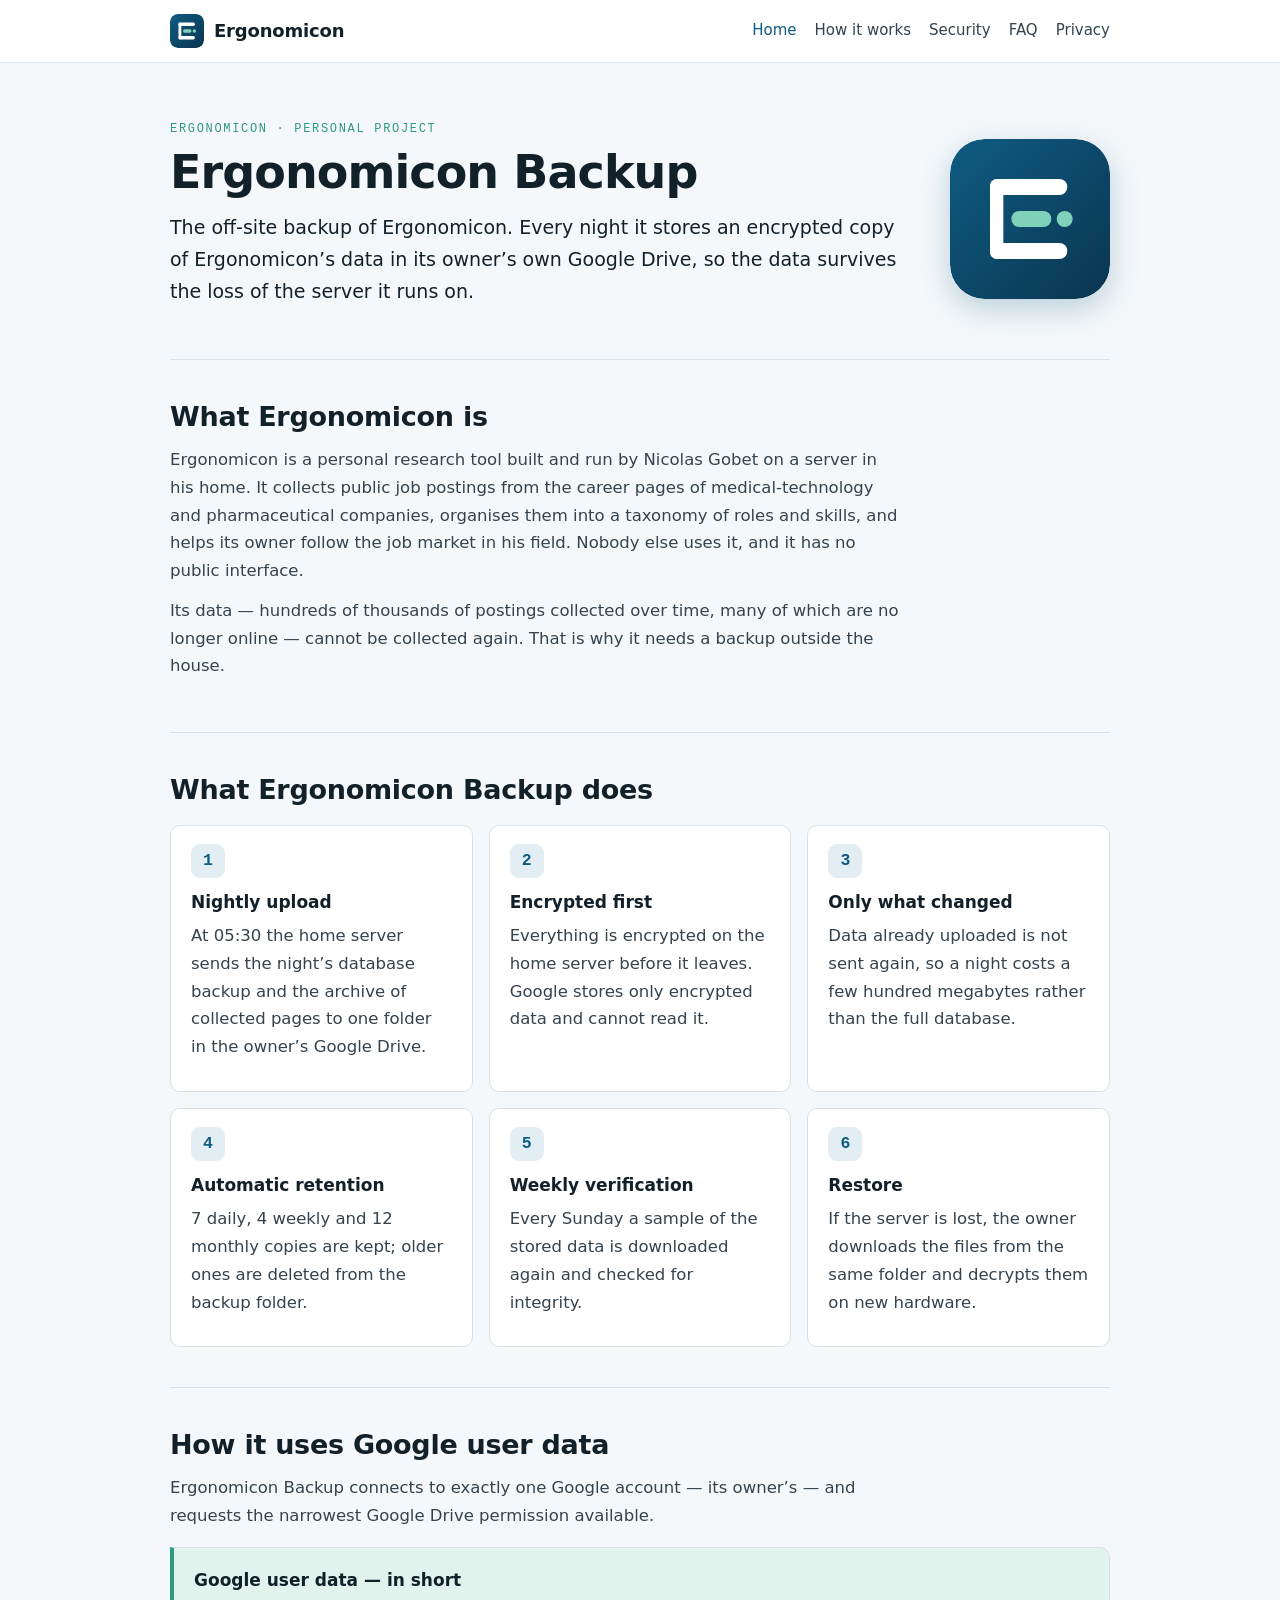
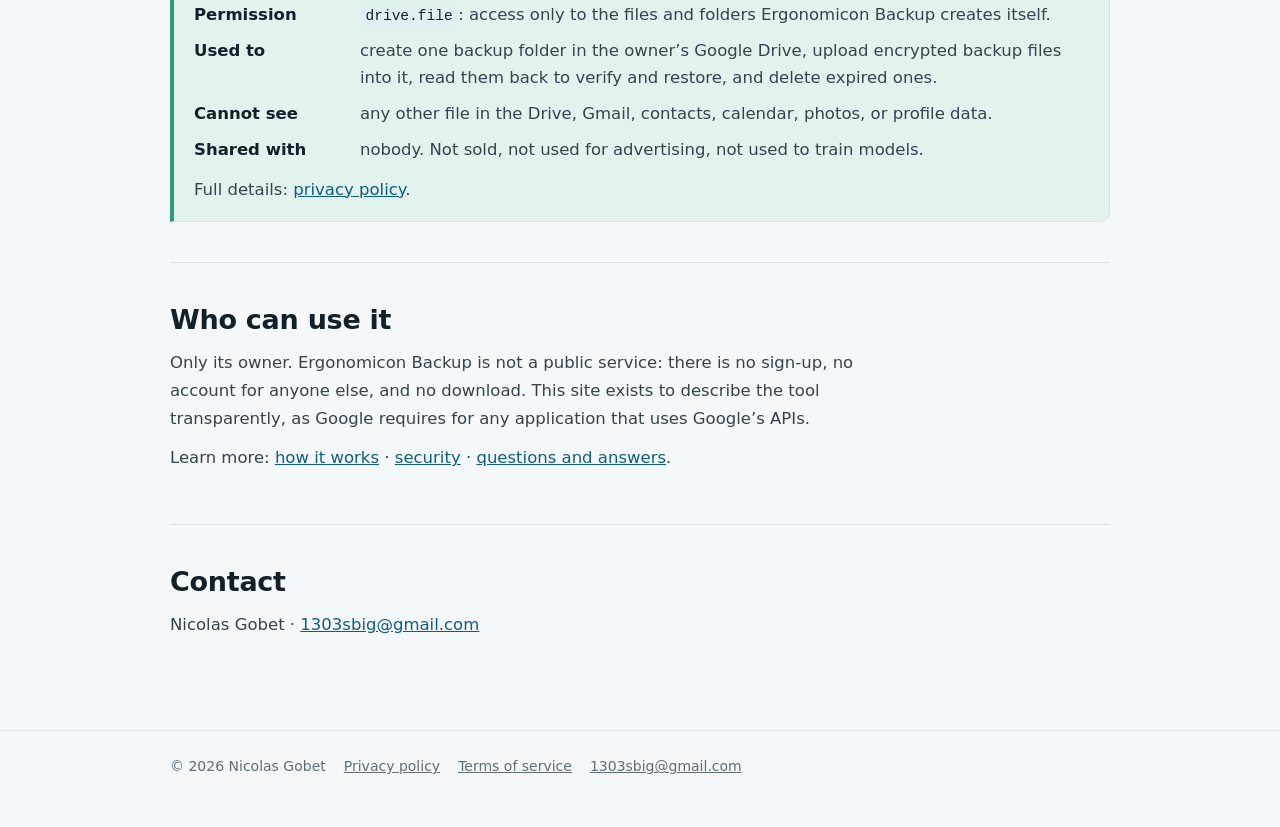
<file: index.html>
<html lang="en">
<head>
<meta charset="utf-8">
<meta name="viewport" content="width=device-width, initial-scale=1">
  
<meta name="google-site-verification" content="v-89IRiFLtYtwm46o55BRSpwKDuVNp77g_F8KWJYCJs" />
<title>Ergonomicon — Ergonomicon Backup</title>
<!-- KEEP YOUR GOOGLE SEARCH CONSOLE LINE HERE: replace this comment with the
     <meta name="google-site-verification" content="..."> line from your current index.html -->
<meta name="description" content="Ergonomicon Backup: the off-site backup of Ergonomicon, a personal job-market research tool. Encrypted backups stored in the owner's own Google Drive.">
<link rel="icon" href="logo.svg" type="image/svg+xml">
<link rel="stylesheet" href="style.css">
</head>
<body>
<header class="site-head"><div class="in">
  <a class="brand" href="index.html"><img src="logo.svg" alt="">Ergonomicon</a>
  <nav aria-label="Main"><a href="index.html" aria-current="page">Home</a><a href="how-it-works.html">How it works</a><a href="security.html">Security</a><a href="faq.html">FAQ</a><a href="privacy.html">Privacy</a></nav>
</div></header>
<main>
<div class="hero">
  <div>
    <div class="eyebrow">Ergonomicon &middot; personal project</div>
    <h1>Ergonomicon Backup</h1>
    <p class="lead">The off-site backup of Ergonomicon. Every night it stores an encrypted copy of
    Ergonomicon&rsquo;s data in its owner&rsquo;s own Google Drive, so the data survives the loss of the
    server it runs on.</p>
  </div>
  <img src="logo.svg" alt="Ergonomicon logo">
</div>

<section>
  <h2>What Ergonomicon is</h2>
  <div class="prose">
  <p>Ergonomicon is a personal research tool built and run by Nicolas Gobet on a server in his home.
  It collects public job postings from the career pages of medical-technology and pharmaceutical
  companies, organises them into a taxonomy of roles and skills, and helps its owner follow the job
  market in his field. Nobody else uses it, and it has no public interface.</p>
  <p>Its data &mdash; hundreds of thousands of postings collected over time, many of which are no
  longer online &mdash; cannot be collected again. That is why it needs a backup outside the house.</p>
  </div>
</section>

<section>
  <h2>What Ergonomicon Backup does</h2>
  <div class="grid">
    <div class="card"><div class="ico">1</div><h3>Nightly upload</h3><p>At 05:30 the home server sends
    the night&rsquo;s database backup and the archive of collected pages to one folder in the owner&rsquo;s Google Drive.</p></div>
    <div class="card"><div class="ico">2</div><h3>Encrypted first</h3><p>Everything is encrypted on the home
    server before it leaves. Google stores only encrypted data and cannot read it.</p></div>
    <div class="card"><div class="ico">3</div><h3>Only what changed</h3><p>Data already uploaded is not sent
    again, so a night costs a few hundred megabytes rather than the full database.</p></div>
    <div class="card"><div class="ico">4</div><h3>Automatic retention</h3><p>7 daily, 4 weekly and 12 monthly
    copies are kept; older ones are deleted from the backup folder.</p></div>
    <div class="card"><div class="ico">5</div><h3>Weekly verification</h3><p>Every Sunday a sample of the stored
    data is downloaded again and checked for integrity.</p></div>
    <div class="card"><div class="ico">6</div><h3>Restore</h3><p>If the server is lost, the owner downloads the
    files from the same folder and decrypts them on new hardware.</p></div>
  </div>
</section>

<section>
  <h2>How it uses Google user data</h2>
  <div class="prose"><p>Ergonomicon Backup connects to exactly one Google account &mdash; its owner&rsquo;s &mdash;
  and requests the narrowest Google Drive permission available.</p></div>
  <div class="callout">
  <h3>Google user data &mdash; in short</h3>
  <dl>
    <dt>Permission</dt><dd><code>drive.file</code>: access only to the files and folders Ergonomicon Backup creates itself.</dd>
    <dt>Used to</dt><dd>create one backup folder in the owner&rsquo;s Google Drive, upload encrypted backup files into it, read them back to verify and restore, and delete expired ones.</dd>
    <dt>Cannot see</dt><dd>any other file in the Drive, Gmail, contacts, calendar, photos, or profile data.</dd>
    <dt>Shared with</dt><dd>nobody. Not sold, not used for advertising, not used to train models.</dd>
  </dl>
  <p style="margin:12px 0 0">Full details: <a href="privacy.html">privacy policy</a>.</p>
</div>
</section>

<section>
  <h2>Who can use it</h2>
  <div class="prose">
  <p>Only its owner. Ergonomicon Backup is not a public service: there is no sign-up, no account for anyone
  else, and no download. This site exists to describe the tool transparently, as Google requires for
  any application that uses Google&rsquo;s APIs.</p>
  <p>Learn more: <a href="how-it-works.html">how it works</a> &middot; <a href="security.html">security</a>
  &middot; <a href="faq.html">questions and answers</a>.</p>
  </div>
</section>

<section>
  <h2>Contact</h2>
  <p>Nicolas Gobet &middot; <a href="mailto:1303sbig@gmail.com">1303sbig@gmail.com</a></p>
</section>
</main>
<footer class="site-foot"><div class="in">
  <span>&copy; 2026 Nicolas Gobet</span>
  <a href="privacy.html">Privacy policy</a>
  <a href="terms.html">Terms of service</a>
  <a href="mailto:1303sbig@gmail.com">1303sbig@gmail.com</a>
</div></footer>
</body>
</html>
</file>
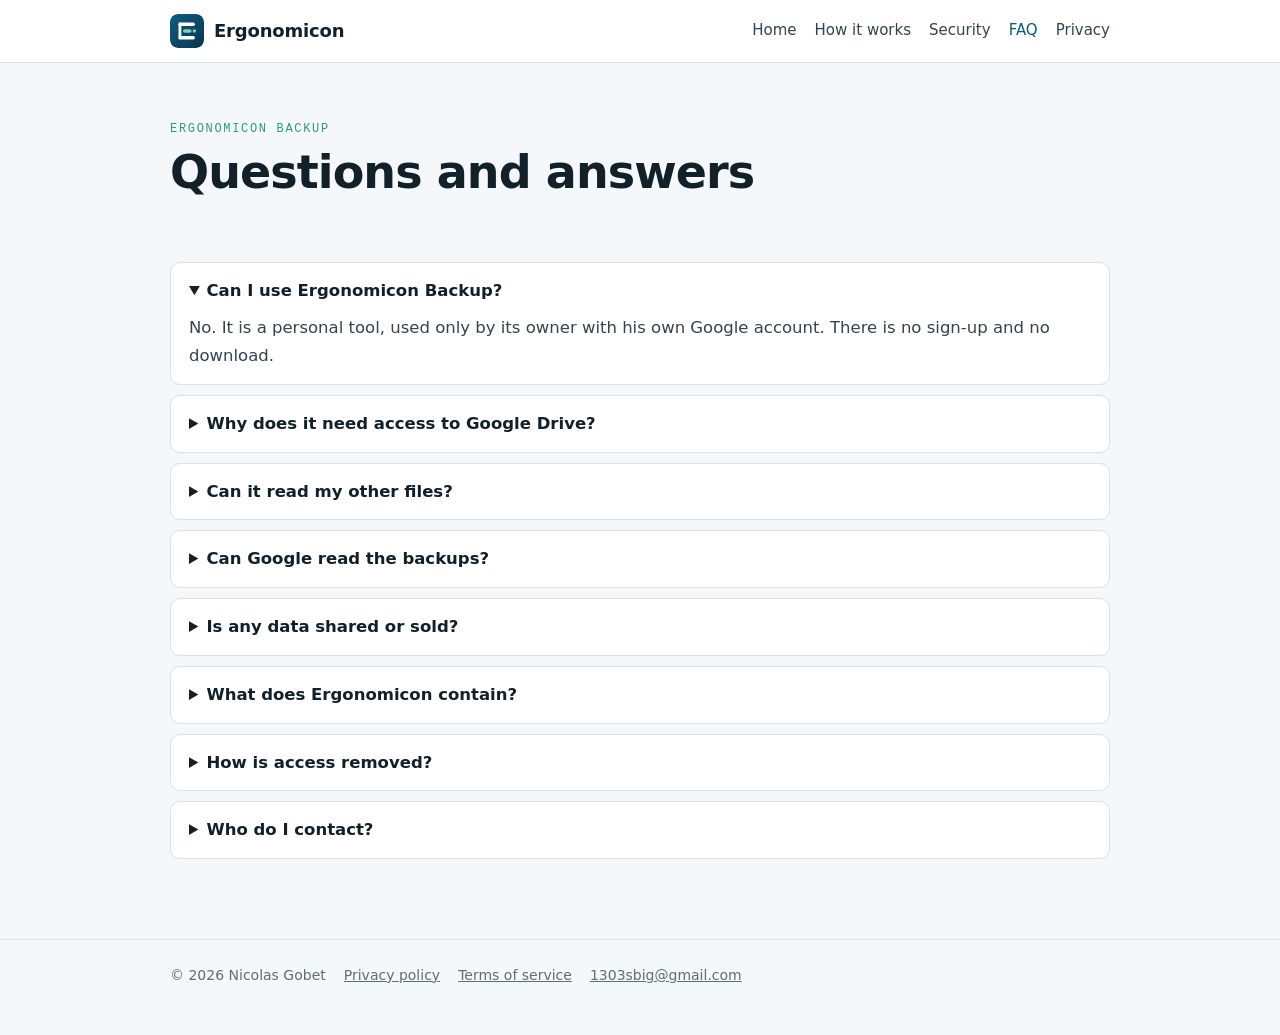
<file: faq.html>
<!doctype html>
<html lang="en">
<head>
<meta charset="utf-8">
<meta name="viewport" content="width=device-width, initial-scale=1">
<title>FAQ — Ergonomicon Backup</title>
<meta name="description" content="Questions and answers about Ergonomicon Backup.">
<link rel="icon" href="logo.svg" type="image/svg+xml">
<link rel="stylesheet" href="style.css">
</head>
<body>
<header class="site-head"><div class="in">
  <a class="brand" href="index.html"><img src="logo.svg" alt="">Ergonomicon</a>
  <nav aria-label="Main"><a href="index.html">Home</a><a href="how-it-works.html">How it works</a><a href="security.html">Security</a><a href="faq.html" aria-current="page">FAQ</a><a href="privacy.html">Privacy</a></nav>
</div></header>
<main>
<div class="hero" style="grid-template-columns:1fr">
  <div><div class="eyebrow">Ergonomicon Backup</div><h1>Questions and answers</h1></div>
</div>
<section style="border-top:0;padding-top:0">
  <details open><summary>Can I use Ergonomicon Backup?</summary>
  <p>No. It is a personal tool, used only by its owner with his own Google account. There is no
  sign-up and no download.</p></details>
  <details><summary>Why does it need access to Google Drive?</summary>
  <p>To store the encrypted off-site copy of Ergonomicon&rsquo;s data in the owner&rsquo;s own Google Drive,
  read it back for verification and restore, and delete expired copies.</p></details>
  <details><summary>Can it read my other files?</summary>
  <p>No. It uses the <code>drive.file</code> permission, which limits it to the files it created itself.</p></details>
  <details><summary>Can Google read the backups?</summary>
  <p>No. The files are encrypted on the owner&rsquo;s server before upload; Google stores only encrypted data.</p></details>
  <details><summary>Is any data shared or sold?</summary>
  <p>No. Nothing is shared with, sold to or transferred to anyone, and nothing is used for advertising or
  for training models. See the <a href="privacy.html">privacy policy</a>.</p></details>
  <details><summary>What does Ergonomicon contain?</summary>
  <p>Public job postings from company career pages, organised for the owner&rsquo;s own research into
  the job market. No personal data of Google users is part of it.</p></details>
  <details><summary>How is access removed?</summary>
  <p>At <a href="https://myaccount.google.com/permissions">myaccount.google.com/permissions</a>. Deleting the
  backup folder removes the stored data.</p></details>
  <details><summary>Who do I contact?</summary>
  <p>Nicolas Gobet, <a href="mailto:1303sbig@gmail.com">1303sbig@gmail.com</a>.</p></details>
</section>
</main>
<footer class="site-foot"><div class="in">
  <span>&copy; 2026 Nicolas Gobet</span>
  <a href="privacy.html">Privacy policy</a>
  <a href="terms.html">Terms of service</a>
  <a href="mailto:1303sbig@gmail.com">1303sbig@gmail.com</a>
</div></footer>
</body>
</html>
</file>
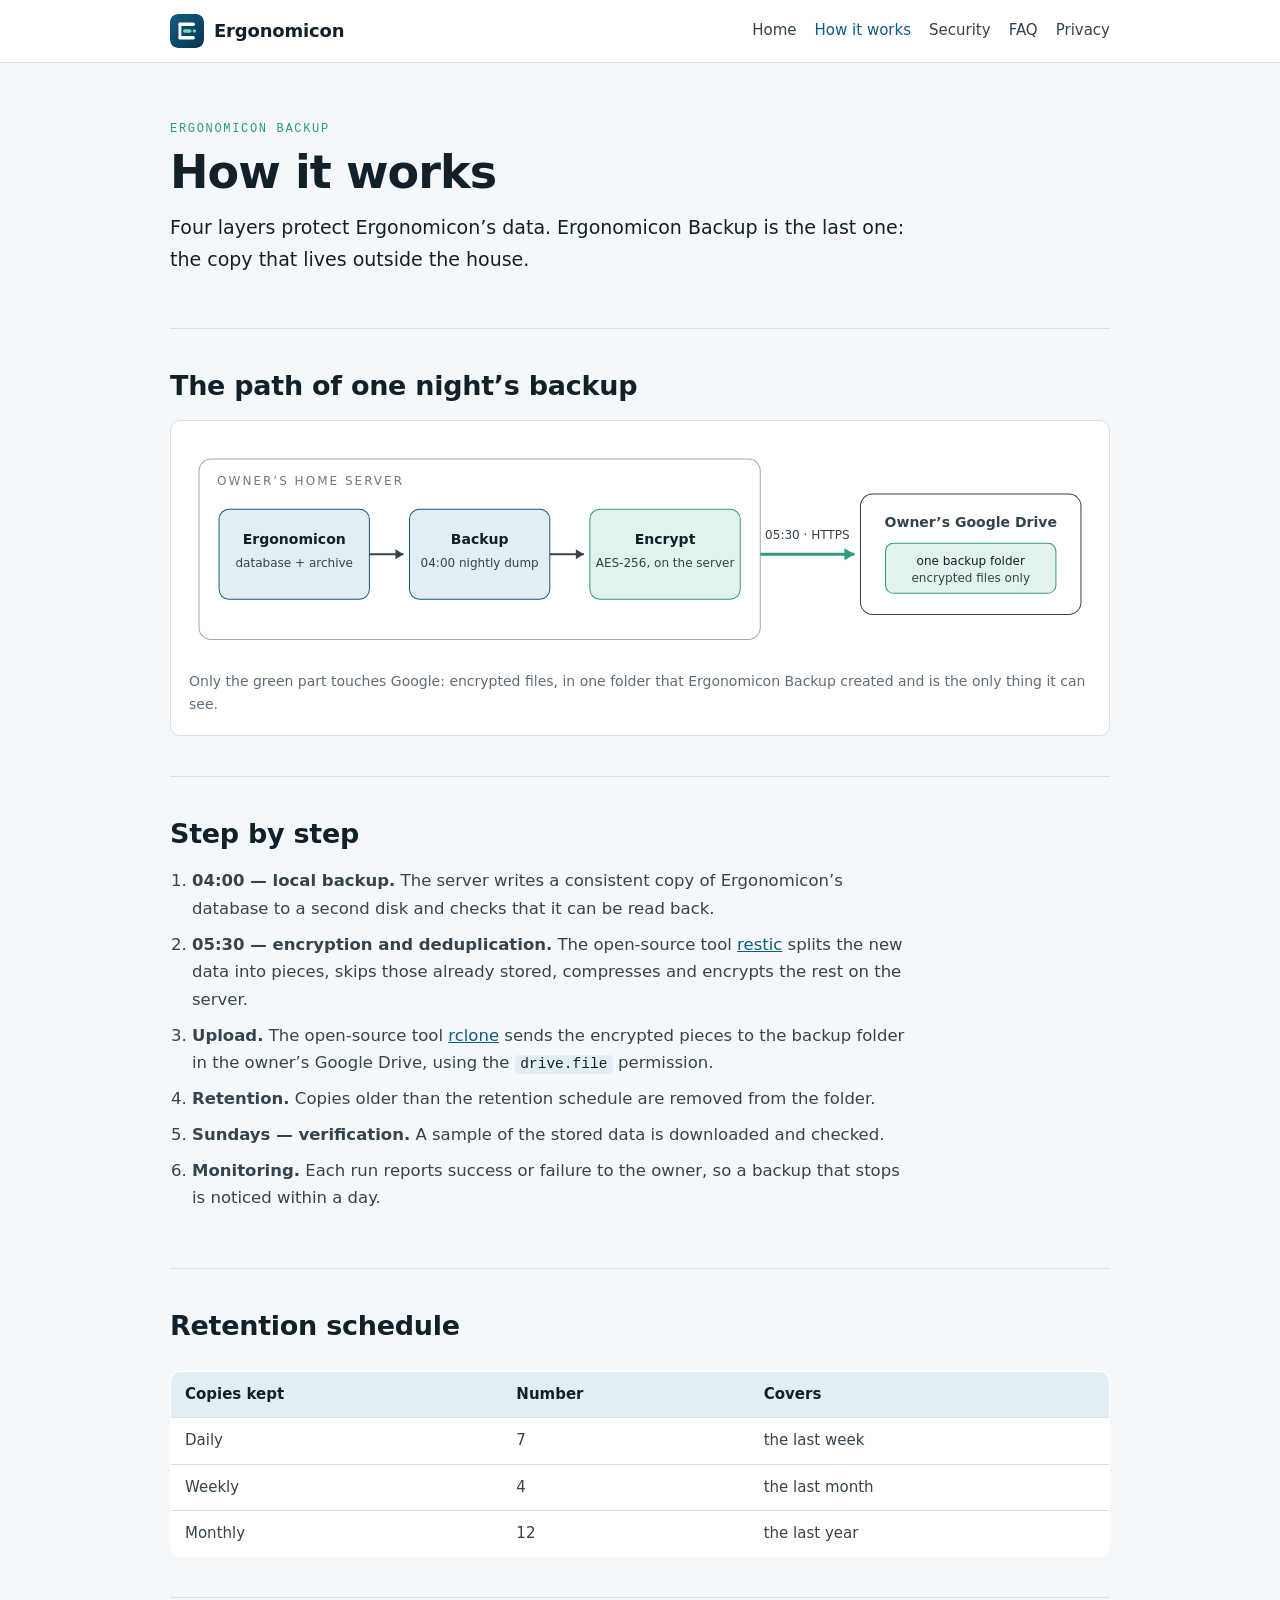
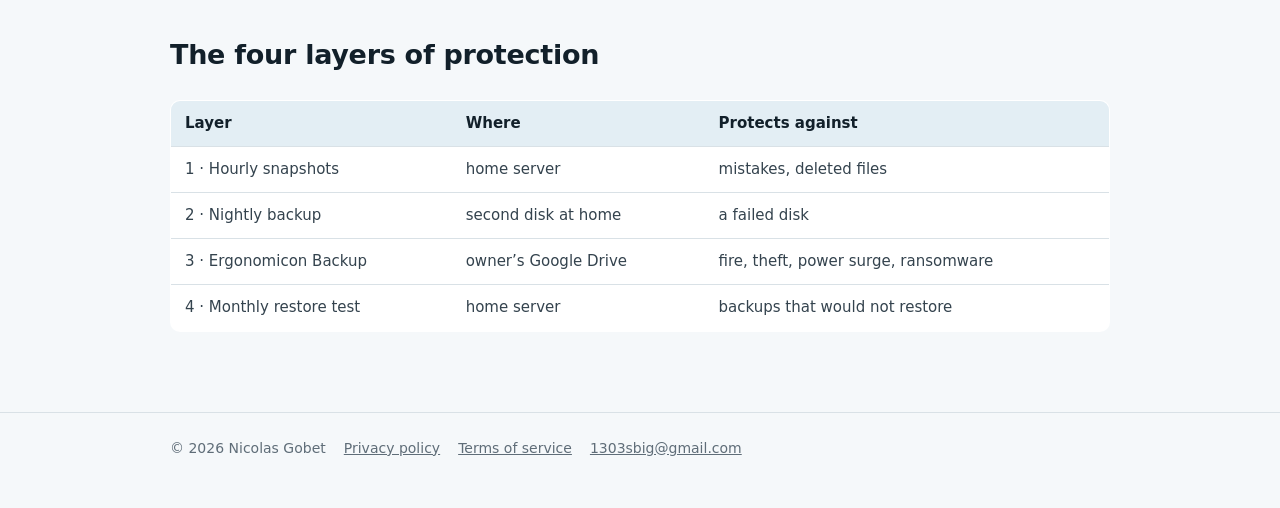
<file: how-it-works.html>
<!doctype html>
<html lang="en">
<head>
<meta charset="utf-8">
<meta name="viewport" content="width=device-width, initial-scale=1">
<title>How it works — Ergonomicon Backup</title>
<meta name="description" content="How Ergonomicon Backup copies Ergonomicon's backups to Google Drive: schedule, steps and retention.">
<link rel="icon" href="logo.svg" type="image/svg+xml">
<link rel="stylesheet" href="style.css">
</head>
<body>
<header class="site-head"><div class="in">
  <a class="brand" href="index.html"><img src="logo.svg" alt="">Ergonomicon</a>
  <nav aria-label="Main"><a href="index.html">Home</a><a href="how-it-works.html" aria-current="page">How it works</a><a href="security.html">Security</a><a href="faq.html">FAQ</a><a href="privacy.html">Privacy</a></nav>
</div></header>
<main>
<div class="hero" style="grid-template-columns:1fr">
  <div><div class="eyebrow">Ergonomicon Backup</div><h1>How it works</h1>
  <p class="lead">Four layers protect Ergonomicon&rsquo;s data. Ergonomicon Backup is the last one: the copy that
  lives outside the house.</p></div>
</div>

<section>
  <h2>The path of one night&rsquo;s backup</h2>
  <figure>
  <svg viewBox="0 0 900 220" role="img" aria-label="Home server: database dump at 04:00, encryption, upload at 05:30 to a single folder in the owner's Google Drive.">
    <g font-family="system-ui, sans-serif" font-size="14" fill="currentColor">
      <rect x="10" y="20" width="560" height="180" rx="12" fill="none" stroke="currentColor" opacity=".45"/>
      <text x="28" y="46" font-size="12" letter-spacing="2" opacity=".7">OWNER&#8217;S HOME SERVER</text>
      <rect x="30" y="70" width="150" height="90" rx="10" fill="#e3eef4" stroke="#0f5c82"/>
      <text x="105" y="105" text-anchor="middle" font-weight="600" fill="#12202a">Ergonomicon</text>
      <text x="105" y="128" text-anchor="middle" font-size="12" fill="#34434e">database + archive</text>
      <rect x="220" y="70" width="140" height="90" rx="10" fill="#e3eef4" stroke="#0f5c82"/>
      <text x="290" y="105" text-anchor="middle" font-weight="600" fill="#12202a">Backup</text>
      <text x="290" y="128" text-anchor="middle" font-size="12" fill="#34434e">04:00 nightly dump</text>
      <rect x="400" y="70" width="150" height="90" rx="10" fill="#e2f3ee" stroke="#2f9a7c"/>
      <text x="475" y="105" text-anchor="middle" font-weight="600" fill="#12202a">Encrypt</text>
      <text x="475" y="128" text-anchor="middle" font-size="12" fill="#34434e">AES-256, on the server</text>
      <path d="M180 115 H 214" stroke="currentColor" stroke-width="2"/><path d="M214 115 l-8 -5 v10 z" fill="currentColor"/>
      <path d="M360 115 H 394" stroke="currentColor" stroke-width="2"/><path d="M394 115 l-8 -5 v10 z" fill="currentColor"/>
      <path d="M570 115 H 664" stroke="#2f9a7c" stroke-width="3"/><path d="M664 115 l-10 -6 v12 z" fill="#2f9a7c"/>
      <text x="617" y="100" text-anchor="middle" font-size="12">05:30 &middot; HTTPS</text>
      <rect x="670" y="55" width="220" height="120" rx="12" fill="none" stroke="currentColor"/>
      <text x="780" y="88" text-anchor="middle" font-weight="600">Owner&#8217;s Google Drive</text>
      <rect x="695" y="104" width="170" height="50" rx="8" fill="#e2f3ee" stroke="#2f9a7c"/>
      <text x="780" y="126" text-anchor="middle" font-size="12" fill="#12202a">one backup folder</text>
      <text x="780" y="143" text-anchor="middle" font-size="12" fill="#34434e">encrypted files only</text>
    </g>
  </svg>
  <figcaption>Only the green part touches Google: encrypted files, in one folder that Ergonomicon Backup created and is the only thing it can see.</figcaption>
  </figure>
</section>

<section>
  <h2>Step by step</h2>
  <div class="prose"><ol>
    <li><b>04:00 &mdash; local backup.</b> The server writes a consistent copy of Ergonomicon&rsquo;s database
    to a second disk and checks that it can be read back.</li>
    <li><b>05:30 &mdash; encryption and deduplication.</b> The open-source tool
    <a href="https://restic.net">restic</a> splits the new data into pieces, skips those already stored,
    compresses and encrypts the rest on the server.</li>
    <li><b>Upload.</b> The open-source tool <a href="https://rclone.org">rclone</a> sends the encrypted pieces to
    the backup folder in the owner&rsquo;s Google Drive, using the <code>drive.file</code> permission.</li>
    <li><b>Retention.</b> Copies older than the retention schedule are removed from the folder.</li>
    <li><b>Sundays &mdash; verification.</b> A sample of the stored data is downloaded and checked.</li>
    <li><b>Monitoring.</b> Each run reports success or failure to the owner, so a backup that stops is noticed within a day.</li>
  </ol></div>
</section>

<section>
  <h2>Retention schedule</h2>
  <div class="tablewrap"><table>
    <thead><tr><th>Copies kept</th><th>Number</th><th>Covers</th></tr></thead>
    <tbody>
      <tr><td>Daily</td><td>7</td><td>the last week</td></tr>
      <tr><td>Weekly</td><td>4</td><td>the last month</td></tr>
      <tr><td>Monthly</td><td>12</td><td>the last year</td></tr>
    </tbody>
  </table></div>
</section>

<section>
  <h2>The four layers of protection</h2>
  <div class="tablewrap"><table>
    <thead><tr><th>Layer</th><th>Where</th><th>Protects against</th></tr></thead>
    <tbody>
      <tr><td>1 &middot; Hourly snapshots</td><td>home server</td><td>mistakes, deleted files</td></tr>
      <tr><td>2 &middot; Nightly backup</td><td>second disk at home</td><td>a failed disk</td></tr>
      <tr><td>3 &middot; Ergonomicon Backup</td><td>owner&rsquo;s Google Drive</td><td>fire, theft, power surge, ransomware</td></tr>
      <tr><td>4 &middot; Monthly restore test</td><td>home server</td><td>backups that would not restore</td></tr>
    </tbody>
  </table></div>
</section>
</main>
<footer class="site-foot"><div class="in">
  <span>&copy; 2026 Nicolas Gobet</span>
  <a href="privacy.html">Privacy policy</a>
  <a href="terms.html">Terms of service</a>
  <a href="mailto:1303sbig@gmail.com">1303sbig@gmail.com</a>
</div></footer>
</body>
</html>
</file>
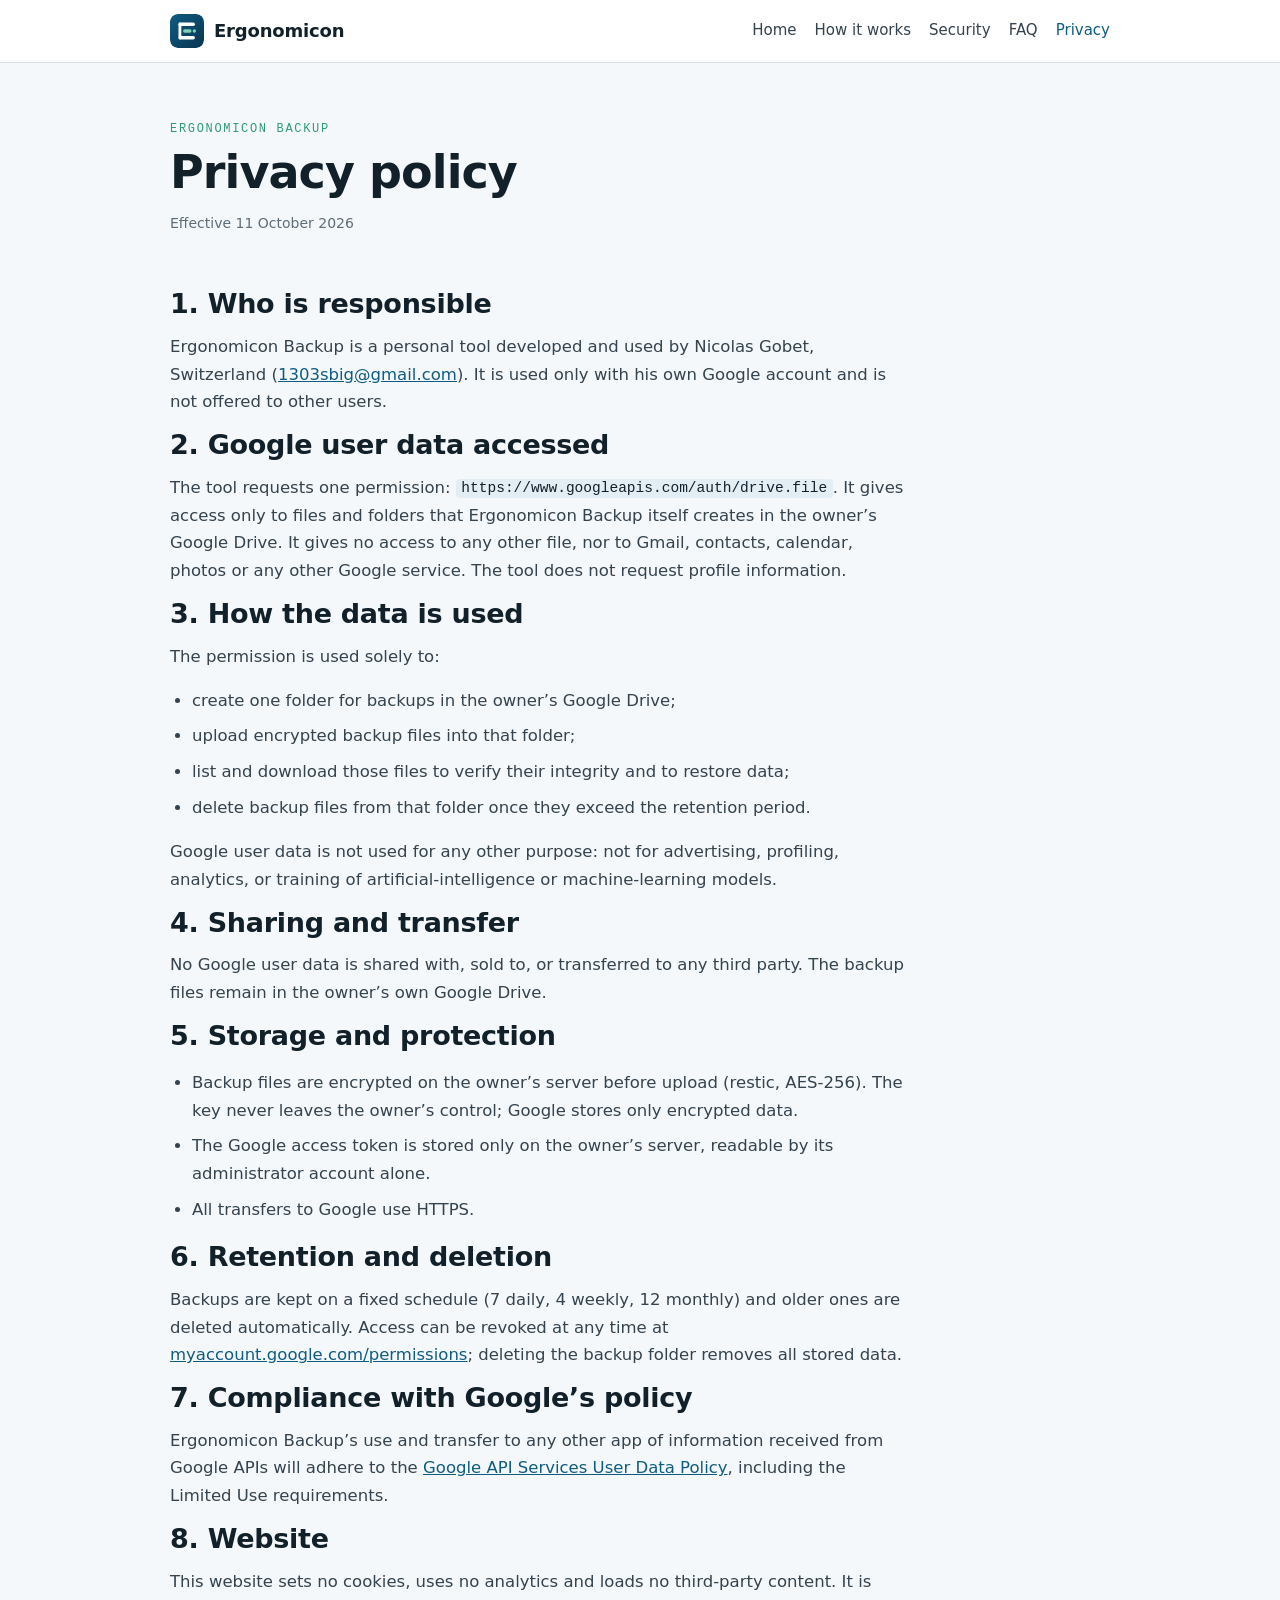
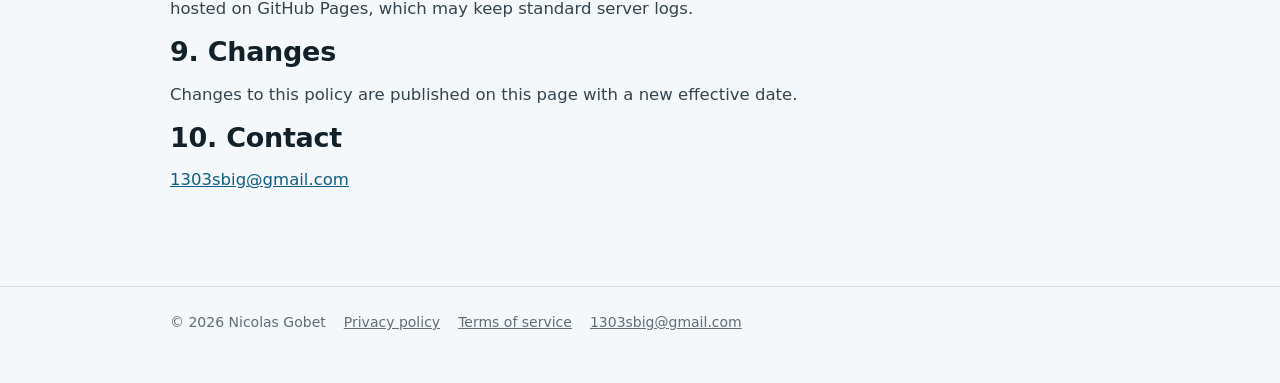
<file: privacy.html>
<!doctype html>
<html lang="en">
<head>
<meta charset="utf-8">
<meta name="viewport" content="width=device-width, initial-scale=1">
<title>Privacy policy — Ergonomicon Backup</title>
<meta name="description" content="Privacy policy of Ergonomicon Backup.">
<link rel="icon" href="logo.svg" type="image/svg+xml">
<link rel="stylesheet" href="style.css">
</head>
<body>
<header class="site-head"><div class="in">
  <a class="brand" href="index.html"><img src="logo.svg" alt="">Ergonomicon</a>
  <nav aria-label="Main"><a href="index.html">Home</a><a href="how-it-works.html">How it works</a><a href="security.html">Security</a><a href="faq.html">FAQ</a><a href="privacy.html" aria-current="page">Privacy</a></nav>
</div></header>
<main>
<div class="hero" style="grid-template-columns:1fr">
  <div><div class="eyebrow">Ergonomicon Backup</div><h1>Privacy policy</h1>
  <p class="meta">Effective 11 October 2026</p></div>
</div>
<section style="border-top:0;padding-top:0"><div class="prose">
  <h2>1. Who is responsible</h2>
  <p>Ergonomicon Backup is a personal tool developed and used by Nicolas Gobet, Switzerland
  (<a href="mailto:1303sbig@gmail.com">1303sbig@gmail.com</a>). It is used only with his own Google account and is not offered
  to other users.</p>

  <h2>2. Google user data accessed</h2>
  <p>The tool requests one permission: <code>https://www.googleapis.com/auth/drive.file</code>. It gives
  access only to files and folders that Ergonomicon Backup itself creates in the owner&rsquo;s Google Drive. It gives
  no access to any other file, nor to Gmail, contacts, calendar, photos or any other Google service.
  The tool does not request profile information.</p>

  <h2>3. How the data is used</h2>
  <p>The permission is used solely to:</p>
  <ul>
    <li>create one folder for backups in the owner&rsquo;s Google Drive;</li>
    <li>upload encrypted backup files into that folder;</li>
    <li>list and download those files to verify their integrity and to restore data;</li>
    <li>delete backup files from that folder once they exceed the retention period.</li>
  </ul>
  <p>Google user data is not used for any other purpose: not for advertising, profiling, analytics,
  or training of artificial-intelligence or machine-learning models.</p>

  <h2>4. Sharing and transfer</h2>
  <p>No Google user data is shared with, sold to, or transferred to any third party. The backup files
  remain in the owner&rsquo;s own Google Drive.</p>

  <h2>5. Storage and protection</h2>
  <ul>
    <li>Backup files are encrypted on the owner&rsquo;s server before upload (restic, AES-256). The key
    never leaves the owner&rsquo;s control; Google stores only encrypted data.</li>
    <li>The Google access token is stored only on the owner&rsquo;s server, readable by its administrator account alone.</li>
    <li>All transfers to Google use HTTPS.</li>
  </ul>

  <h2>6. Retention and deletion</h2>
  <p>Backups are kept on a fixed schedule (7 daily, 4 weekly, 12 monthly) and older ones are deleted
  automatically. Access can be revoked at any time at
  <a href="https://myaccount.google.com/permissions">myaccount.google.com/permissions</a>; deleting the
  backup folder removes all stored data.</p>

  <h2>7. Compliance with Google&rsquo;s policy</h2>
  <p>Ergonomicon Backup&rsquo;s use and transfer to any other app of information received from Google APIs will adhere
  to the <a href="https://developers.google.com/terms/api-services-user-data-policy">Google API Services
  User Data Policy</a>, including the Limited Use requirements.</p>

  <h2>8. Website</h2>
  <p>This website sets no cookies, uses no analytics and loads no third-party content. It is hosted on
  GitHub Pages, which may keep standard server logs.</p>

  <h2>9. Changes</h2>
  <p>Changes to this policy are published on this page with a new effective date.</p>

  <h2>10. Contact</h2>
  <p><a href="mailto:1303sbig@gmail.com">1303sbig@gmail.com</a></p>
</div></section>
</main>
<footer class="site-foot"><div class="in">
  <span>&copy; 2026 Nicolas Gobet</span>
  <a href="privacy.html">Privacy policy</a>
  <a href="terms.html">Terms of service</a>
  <a href="mailto:1303sbig@gmail.com">1303sbig@gmail.com</a>
</div></footer>
</body>
</html>
</file>
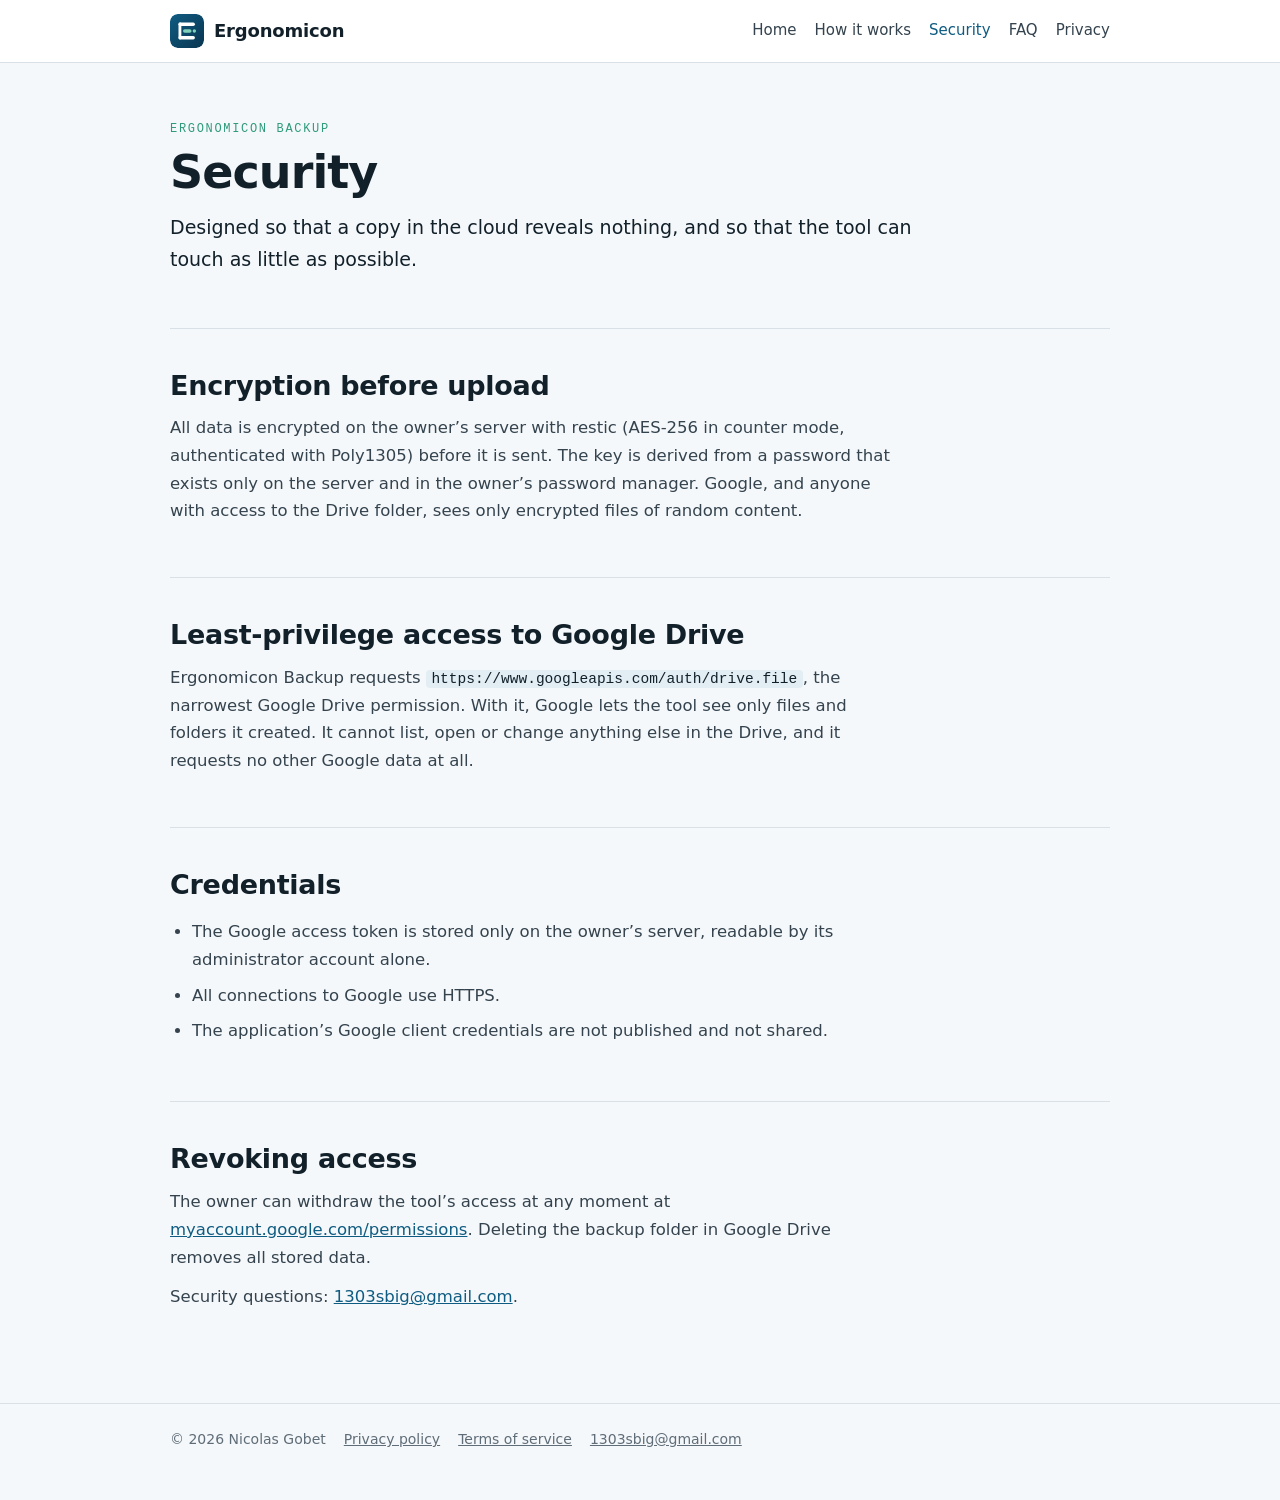
<file: security.html>
<!doctype html>
<html lang="en">
<head>
<meta charset="utf-8">
<meta name="viewport" content="width=device-width, initial-scale=1">
<title>Security — Ergonomicon Backup</title>
<meta name="description" content="How Ergonomicon Backup protects data: client-side encryption, least-privilege Google Drive access, revocation.">
<link rel="icon" href="logo.svg" type="image/svg+xml">
<link rel="stylesheet" href="style.css">
</head>
<body>
<header class="site-head"><div class="in">
  <a class="brand" href="index.html"><img src="logo.svg" alt="">Ergonomicon</a>
  <nav aria-label="Main"><a href="index.html">Home</a><a href="how-it-works.html">How it works</a><a href="security.html" aria-current="page">Security</a><a href="faq.html">FAQ</a><a href="privacy.html">Privacy</a></nav>
</div></header>
<main>
<div class="hero" style="grid-template-columns:1fr">
  <div><div class="eyebrow">Ergonomicon Backup</div><h1>Security</h1>
  <p class="lead">Designed so that a copy in the cloud reveals nothing, and so that the tool can touch
  as little as possible.</p></div>
</div>

<section>
  <h2>Encryption before upload</h2>
  <div class="prose">
  <p>All data is encrypted on the owner&rsquo;s server with restic (AES-256 in counter mode,
  authenticated with Poly1305) before it is sent. The key is derived from a password that exists only
  on the server and in the owner&rsquo;s password manager. Google, and anyone with access to the Drive
  folder, sees only encrypted files of random content.</p>
  </div>
</section>

<section>
  <h2>Least-privilege access to Google Drive</h2>
  <div class="prose">
  <p>Ergonomicon Backup requests <code>https://www.googleapis.com/auth/drive.file</code>, the narrowest Google Drive
  permission. With it, Google lets the tool see only files and folders it created. It cannot list,
  open or change anything else in the Drive, and it requests no other Google data at all.</p>
  </div>
</section>

<section>
  <h2>Credentials</h2>
  <div class="prose"><ul>
    <li>The Google access token is stored only on the owner&rsquo;s server, readable by its administrator account alone.</li>
    <li>All connections to Google use HTTPS.</li>
    <li>The application&rsquo;s Google client credentials are not published and not shared.</li>
  </ul></div>
</section>

<section>
  <h2>Revoking access</h2>
  <div class="prose">
  <p>The owner can withdraw the tool&rsquo;s access at any moment at
  <a href="https://myaccount.google.com/permissions">myaccount.google.com/permissions</a>. Deleting the
  backup folder in Google Drive removes all stored data.</p>
  <p>Security questions: <a href="mailto:1303sbig@gmail.com">1303sbig@gmail.com</a>.</p>
  </div>
</section>
</main>
<footer class="site-foot"><div class="in">
  <span>&copy; 2026 Nicolas Gobet</span>
  <a href="privacy.html">Privacy policy</a>
  <a href="terms.html">Terms of service</a>
  <a href="mailto:1303sbig@gmail.com">1303sbig@gmail.com</a>
</div></footer>
</body>
</html>
</file>
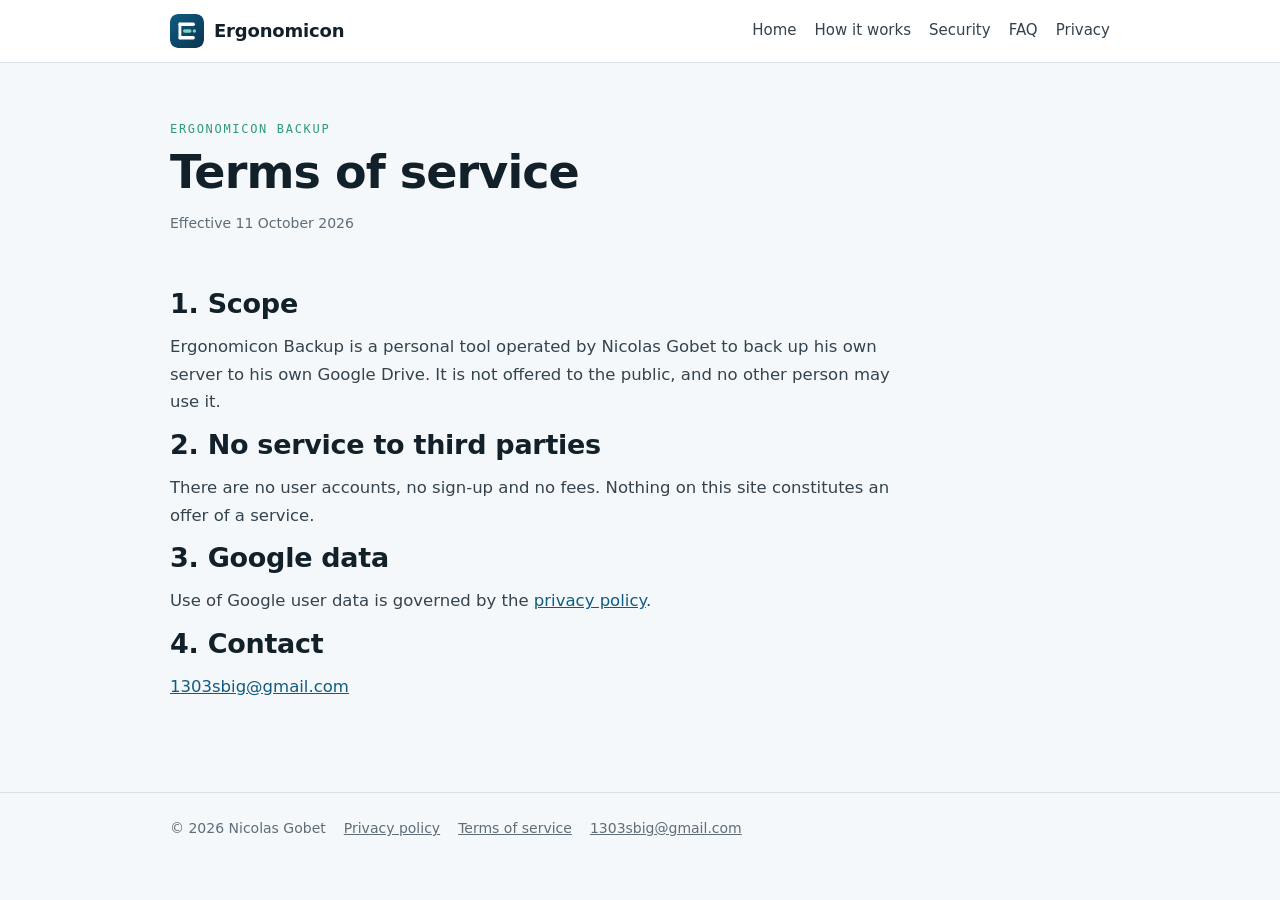
<file: terms.html>
<!doctype html>
<html lang="en">
<head>
<meta charset="utf-8">
<meta name="viewport" content="width=device-width, initial-scale=1">
<title>Terms of service — Ergonomicon Backup</title>
<meta name="description" content="Terms of service of Ergonomicon Backup.">
<link rel="icon" href="logo.svg" type="image/svg+xml">
<link rel="stylesheet" href="style.css">
</head>
<body>
<header class="site-head"><div class="in">
  <a class="brand" href="index.html"><img src="logo.svg" alt="">Ergonomicon</a>
  <nav aria-label="Main"><a href="index.html">Home</a><a href="how-it-works.html">How it works</a><a href="security.html">Security</a><a href="faq.html">FAQ</a><a href="privacy.html">Privacy</a></nav>
</div></header>
<main>
<div class="hero" style="grid-template-columns:1fr">
  <div><div class="eyebrow">Ergonomicon Backup</div><h1>Terms of service</h1>
  <p class="meta">Effective 11 October 2026</p></div>
</div>
<section style="border-top:0;padding-top:0"><div class="prose">
  <h2>1. Scope</h2>
  <p>Ergonomicon Backup is a personal tool operated by Nicolas Gobet to back up his own server to his own Google
  Drive. It is not offered to the public, and no other person may use it.</p>
  <h2>2. No service to third parties</h2>
  <p>There are no user accounts, no sign-up and no fees. Nothing on this site constitutes an offer of a service.</p>
  <h2>3. Google data</h2>
  <p>Use of Google user data is governed by the <a href="privacy.html">privacy policy</a>.</p>
  <h2>4. Contact</h2>
  <p><a href="mailto:1303sbig@gmail.com">1303sbig@gmail.com</a></p>
</div></section>
</main>
<footer class="site-foot"><div class="in">
  <span>&copy; 2026 Nicolas Gobet</span>
  <a href="privacy.html">Privacy policy</a>
  <a href="terms.html">Terms of service</a>
  <a href="mailto:1303sbig@gmail.com">1303sbig@gmail.com</a>
</div></footer>
</body>
</html>
</file>
<file: style.css>
/* Ergonomicon site — one stylesheet for every page. */
:root{
  --ink:#12202a; --body:#34434e; --muted:#5f6d78; --rule:#d9e1e6;
  --accent:#0f5c82; --accent-soft:#e3eef4; --mint:#2f9a7c; --mint-soft:#e2f3ee;
  --bg:#f5f8fa; --card:#ffffff;
  --sans:system-ui,-apple-system,"Segoe UI",Roboto,sans-serif;
  --mono:ui-monospace,SFMono-Regular,Menlo,monospace;
}
@media (prefers-color-scheme:dark){
  :root{
    --ink:#eaf1f4; --body:#c5d1d8; --muted:#8e9ca6; --rule:#26343c;
    --accent:#6bb6dc; --accent-soft:#12303f; --mint:#7fd1b9; --mint-soft:#11302a;
    --bg:#0c1419; --card:#131e24;
  }
}
*{box-sizing:border-box}
html{scroll-behavior:smooth}
body{margin:0;background:var(--bg);color:var(--body);font:16.5px/1.68 var(--sans);-webkit-font-smoothing:antialiased}
a{color:var(--accent)}
code{overflow-wrap:anywhere;font-family:var(--mono);font-size:.88em;background:var(--accent-soft);color:var(--ink);padding:.1em .38em;border-radius:4px}

/* header */
.site-head{background:var(--card);border-bottom:1px solid var(--rule)}
.site-head .in{max-width:980px;margin:0 auto;padding:14px 20px;display:flex;align-items:center;gap:20px;flex-wrap:wrap}
.brand{display:flex;align-items:center;gap:10px;text-decoration:none;color:var(--ink);font-weight:700;font-size:18px;letter-spacing:-.01em}
.brand img{width:34px;height:34px;border-radius:8px}
.site-head nav{display:flex;gap:18px;flex-wrap:wrap;margin-left:auto;font-size:15px}
.site-head nav a{text-decoration:none;color:var(--body)}
.site-head nav a:hover,.site-head nav a[aria-current]{color:var(--accent)}

/* layout */
main{max-width:980px;margin:0 auto;padding:0 20px}
.hero{padding:56px 0 40px;display:grid;grid-template-columns:minmax(0,1fr) 160px;gap:32px;align-items:center}
.hero img{width:160px;height:160px;border-radius:34px;box-shadow:0 10px 30px rgba(15,92,130,.25)}
@media (max-width:640px){.hero{grid-template-columns:1fr}.hero img{width:96px;height:96px;border-radius:22px;order:-1}}
.eyebrow{font-family:var(--mono);font-size:12px;letter-spacing:.14em;text-transform:uppercase;color:var(--mint)}
h1{color:var(--ink);font-size:clamp(30px,5vw,46px);line-height:1.1;letter-spacing:-.02em;margin:8px 0 14px}
h2{color:var(--ink);font-size:clamp(21px,3vw,27px);line-height:1.25;letter-spacing:-.01em;margin:0 0 12px}
h3{color:var(--ink);font-size:17px;margin:0 0 6px}
p{margin:0 0 12px}
.lead{font-size:19px;color:var(--ink);max-width:62ch}
section{padding:40px 0;border-top:1px solid var(--rule)}
.prose{max-width:70ch}
.prose ul,.prose ol{padding-left:22px}
.prose li{margin-bottom:8px}

.grid{display:grid;gap:16px;grid-template-columns:repeat(auto-fit,minmax(230px,1fr));margin-top:18px}
.card{background:var(--card);border:1px solid var(--rule);border-radius:10px;padding:18px 20px}
.card .ico{width:34px;height:34px;border-radius:9px;background:var(--accent-soft);color:var(--accent);display:grid;place-items:center;font-weight:700;margin-bottom:10px;font-family:var(--mono)}
.callout{background:var(--mint-soft);border:1px solid var(--rule);border-left:4px solid var(--mint);border-radius:0 10px 10px 0;padding:18px 20px;margin-top:18px}
.callout dl{display:grid;grid-template-columns:150px minmax(0,1fr);gap:8px 16px;margin:0}
.callout dt{font-weight:600;color:var(--ink)}
.callout dd{margin:0}
@media (max-width:560px){.callout dl{grid-template-columns:1fr}.callout dt{margin-top:6px}}

table{width:100%;border-collapse:collapse;background:var(--card);border:1px solid var(--rule);border-radius:10px;overflow:hidden;font-size:15px;margin-top:16px}
th,td{text-align:left;padding:10px 14px;border-bottom:1px solid var(--rule);vertical-align:top}
th{background:var(--accent-soft);color:var(--ink);font-weight:600}
tr:last-child td{border-bottom:0}
.tablewrap{overflow-x:auto}

figure{margin:18px 0 0;background:var(--card);border:1px solid var(--rule);border-radius:10px;padding:18px}
figure svg{display:block;width:100%;height:auto;color:var(--body)}
figcaption{font-size:14px;color:var(--muted);margin-top:10px}

details{background:var(--card);border:1px solid var(--rule);border-radius:10px;padding:14px 18px;margin-top:10px}
summary{cursor:pointer;font-weight:600;color:var(--ink)}
details p{margin:10px 0 0}

.meta{color:var(--muted);font-size:14px}
.site-foot{border-top:1px solid var(--rule);margin-top:40px}
.site-foot .in{max-width:980px;margin:0 auto;padding:24px 20px 48px;display:flex;gap:18px;flex-wrap:wrap;color:var(--muted);font-size:14px}
.site-foot a{color:var(--muted)}
:focus-visible{outline:2px solid var(--accent);outline-offset:2px}
</file>
